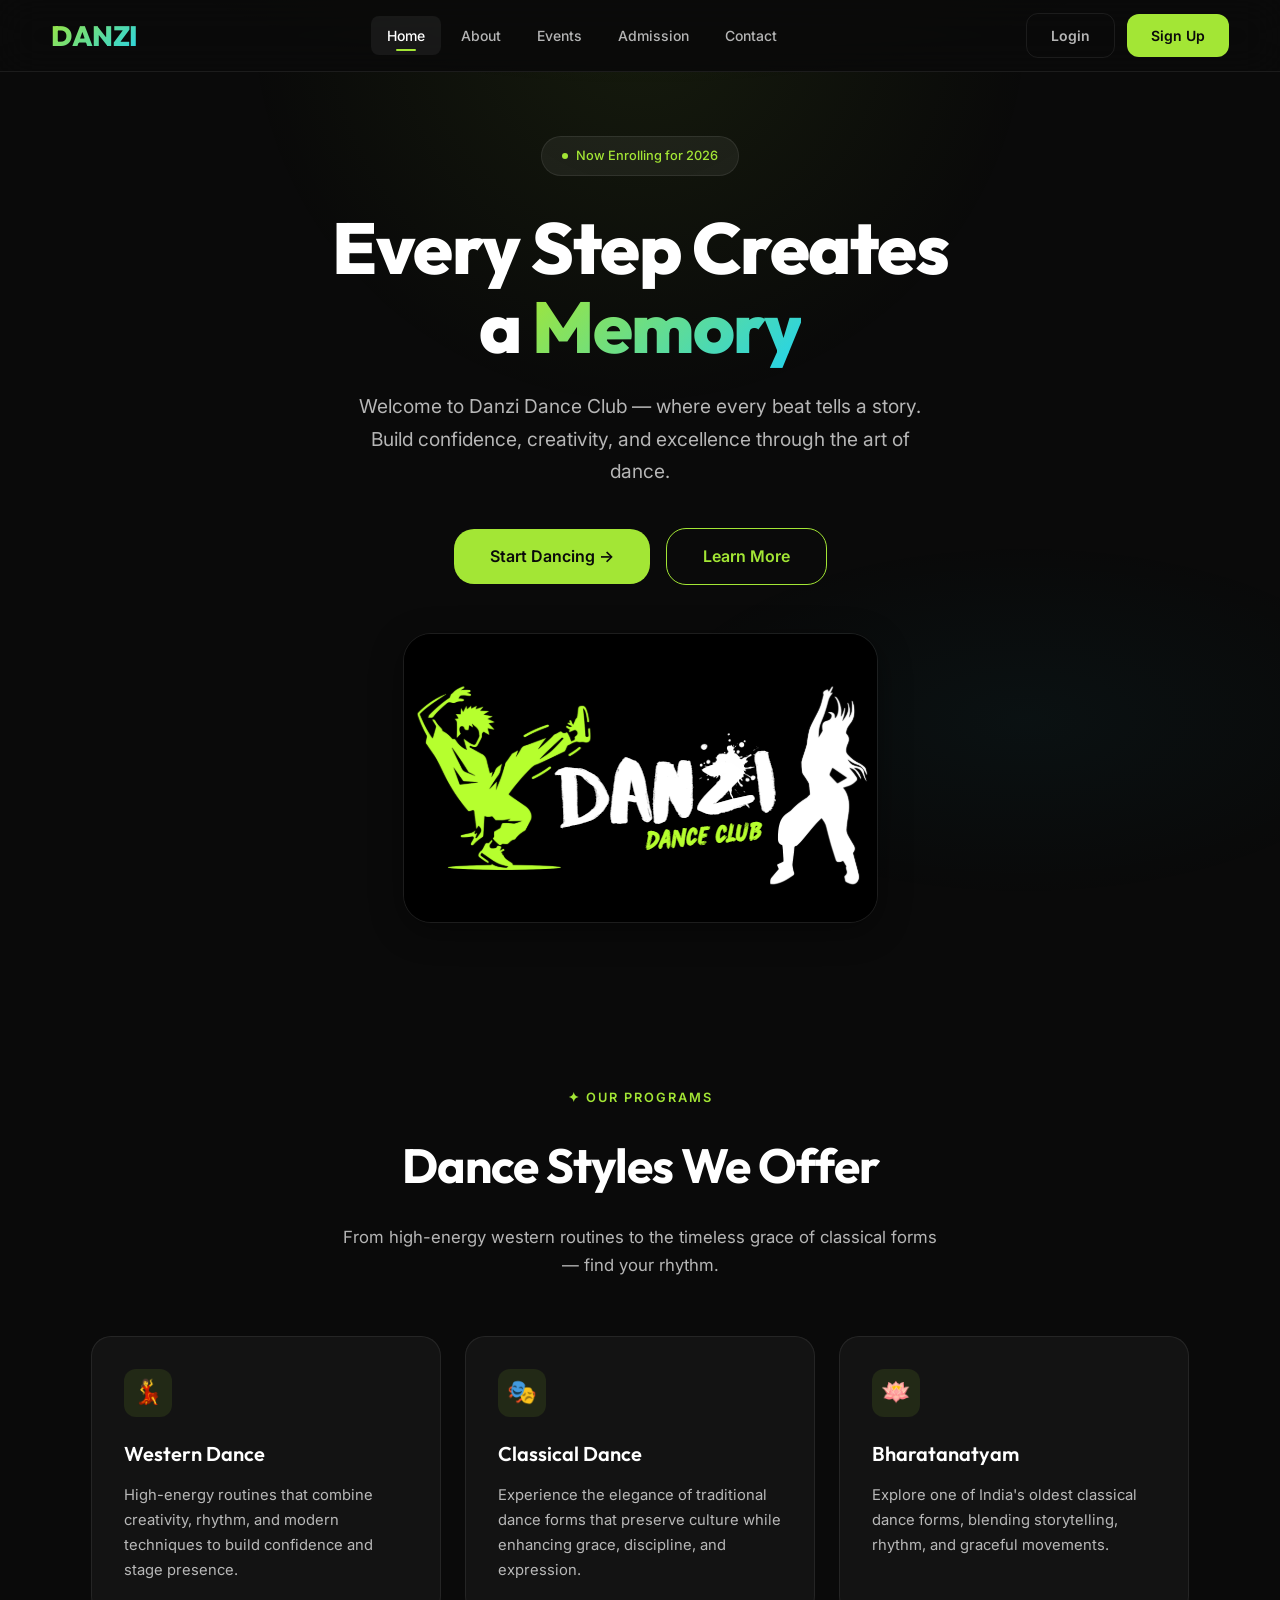
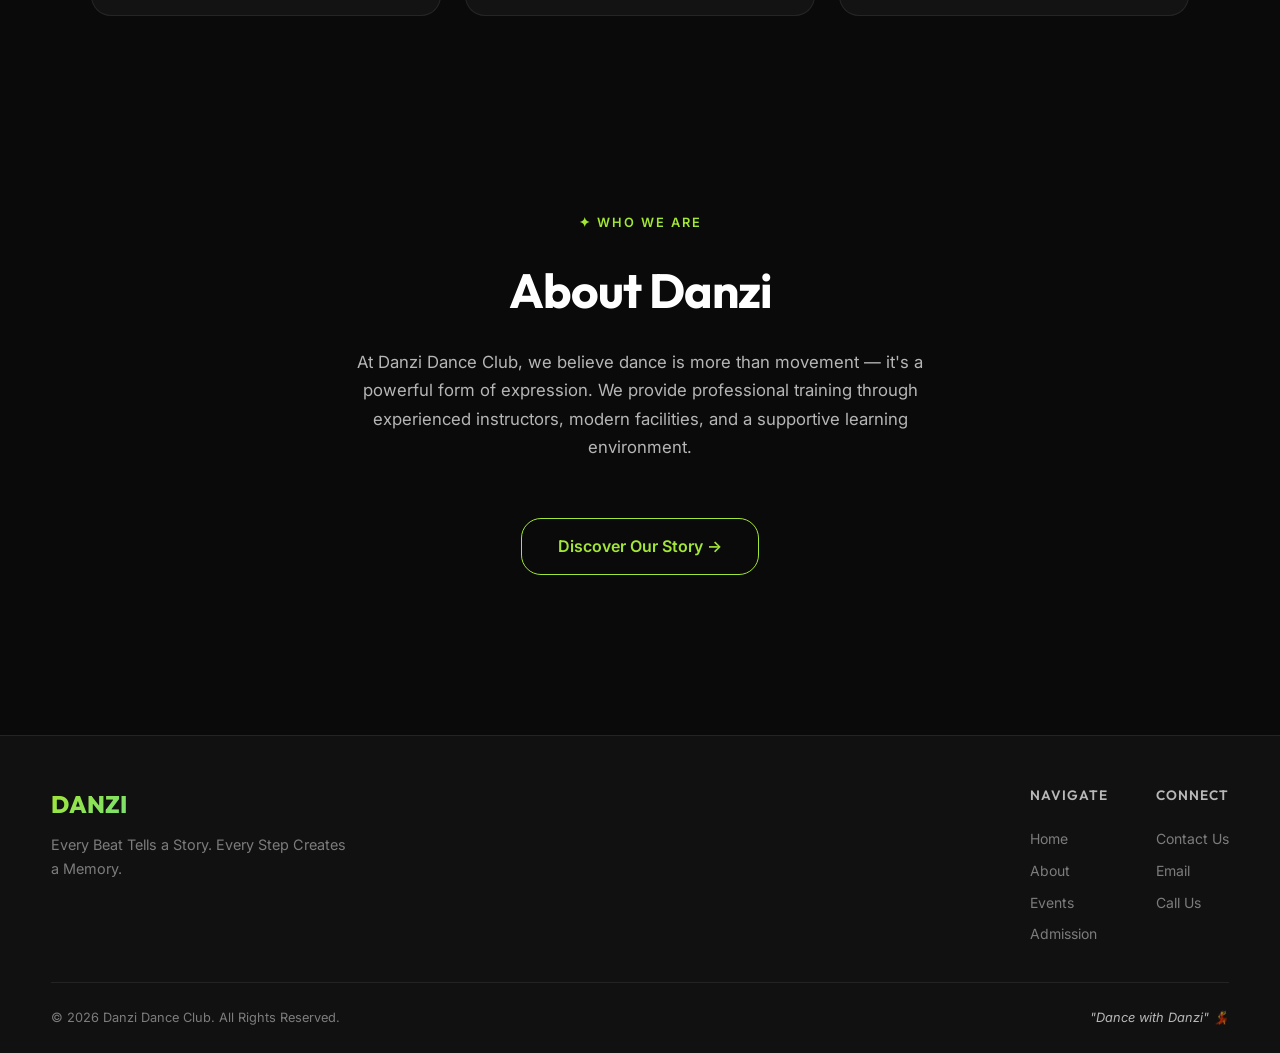
<file: index.html>
<!DOCTYPE html>
<html lang="en">
<head>
    <meta charset="UTF-8">
    <meta name="viewport" content="width=device-width, initial-scale=1.0">
    <meta name="description" content="Danzi Dance Club – Where passion meets performance. Professional training in Western, Classical & Bharatanatyam dance styles.">
    <title>Danzi – Dance Beyond Limits</title>
    <link rel="stylesheet" href="style.css">
</head>
<body>

    <!-- Navigation -->
    <nav class="navbar" id="navbar">
        <a href="index.html" class="nav-brand">DANZI</a>
        <div class="nav-links" id="navLinks">
            <a href="index.html">Home</a>
            <a href="about.html">About</a>
            <a href="events.html">Events</a>
            <a href="admission.html">Admission</a>
            <a href="contact.html">Contact</a>
        </div>
        <div class="nav-cta">
            <a href="login.html" class="btn btn-ghost">Login</a>
            <a href="signup.html" class="btn btn-primary">Sign Up</a>
        </div>
        <div class="nav-toggle" id="navToggle">
            <span></span><span></span><span></span>
        </div>
    </nav>

    <main>
        <!-- Hero Section -->
        <section class="hero" id="hero">
            <div class="hero-content">
                <div class="hero-badge">
                    <span class="dot"></span> Now Enrolling for 2026
                </div>
                <h1>Every Step Creates<br>a <span class="highlight">Memory</span></h1>
                <p class="hero-subtitle">Welcome to Danzi Dance Club — where every beat tells a story. Build confidence, creativity, and excellence through the art of dance.</p>
                <div class="hero-actions">
                    <a href="admission.html" class="btn btn-primary btn-large">Start Dancing →</a>
                    <a href="about.html" class="btn btn-outline btn-large">Learn More</a>
                </div>
                <div class="hero-image">
                    <img src="Screenshot 2026-07-07 142900.png" alt="Danzi Dance Club Logo">
                </div>
            </div>
        </section>

        <!-- Dance Styles Section -->
        <section class="section" id="styles">
            <div class="section-header reveal">
                <span class="section-tag">✦ Our Programs</span>
                <h2 class="section-title">Dance Styles We Offer</h2>
                <p class="section-desc">From high-energy western routines to the timeless grace of classical forms — find your rhythm.</p>
            </div>

            <div class="cards-grid stagger-children">
                <div class="card">
                    <div class="card-icon">💃</div>
                    <h3>Western Dance</h3>
                    <p>High-energy routines that combine creativity, rhythm, and modern techniques to build confidence and stage presence.</p>
                </div>
                <div class="card">
                    <div class="card-icon">🎭</div>
                    <h3>Classical Dance</h3>
                    <p>Experience the elegance of traditional dance forms that preserve culture while enhancing grace, discipline, and expression.</p>
                </div>
                <div class="card">
                    <div class="card-icon">🪷</div>
                    <h3>Bharatanatyam</h3>
                    <p>Explore one of India's oldest classical dance forms, blending storytelling, rhythm, and graceful movements.</p>
                </div>
            </div>
        </section>

        <!-- About Teaser -->
        <section class="section reveal" id="about-teaser">
            <div class="section-header">
                <span class="section-tag">✦ Who We Are</span>
                <h2 class="section-title">About Danzi</h2>
                <p class="section-desc">At Danzi Dance Club, we believe dance is more than movement — it's a powerful form of expression. We provide professional training through experienced instructors, modern facilities, and a supportive learning environment.</p>
            </div>
            <div style="text-align: center;">
                <a href="about.html" class="btn btn-outline btn-large">Discover Our Story →</a>
            </div>
        </section>
    </main>

    <!-- Footer -->
    <footer class="site-footer">
        <div class="footer-content">
            <div>
                <div class="footer-brand">DANZI</div>
                <p class="footer-tagline">Every Beat Tells a Story. Every Step Creates a Memory.</p>
            </div>
            <div class="footer-links">
                <div class="footer-links-col">
                    <h4>Navigate</h4>
                    <a href="index.html">Home</a>
                    <a href="about.html">About</a>
                    <a href="events.html">Events</a>
                    <a href="admission.html">Admission</a>
                </div>
                <div class="footer-links-col">
                    <h4>Connect</h4>
                    <a href="contact.html">Contact Us</a>
                    <a href="mailto:danzistars@gmail.com">Email</a>
                    <a href="tel:+918778131152">Call Us</a>
                </div>
            </div>
        </div>
        <div class="footer-bottom">
            <span>&copy; 2026 Danzi Dance Club. All Rights Reserved.</span>
            <span class="tagline-quote">"Dance with Danzi" 💃</span>
        </div>
    </footer>

    <script src="script.js"></script>
</body>
</html>
</file>
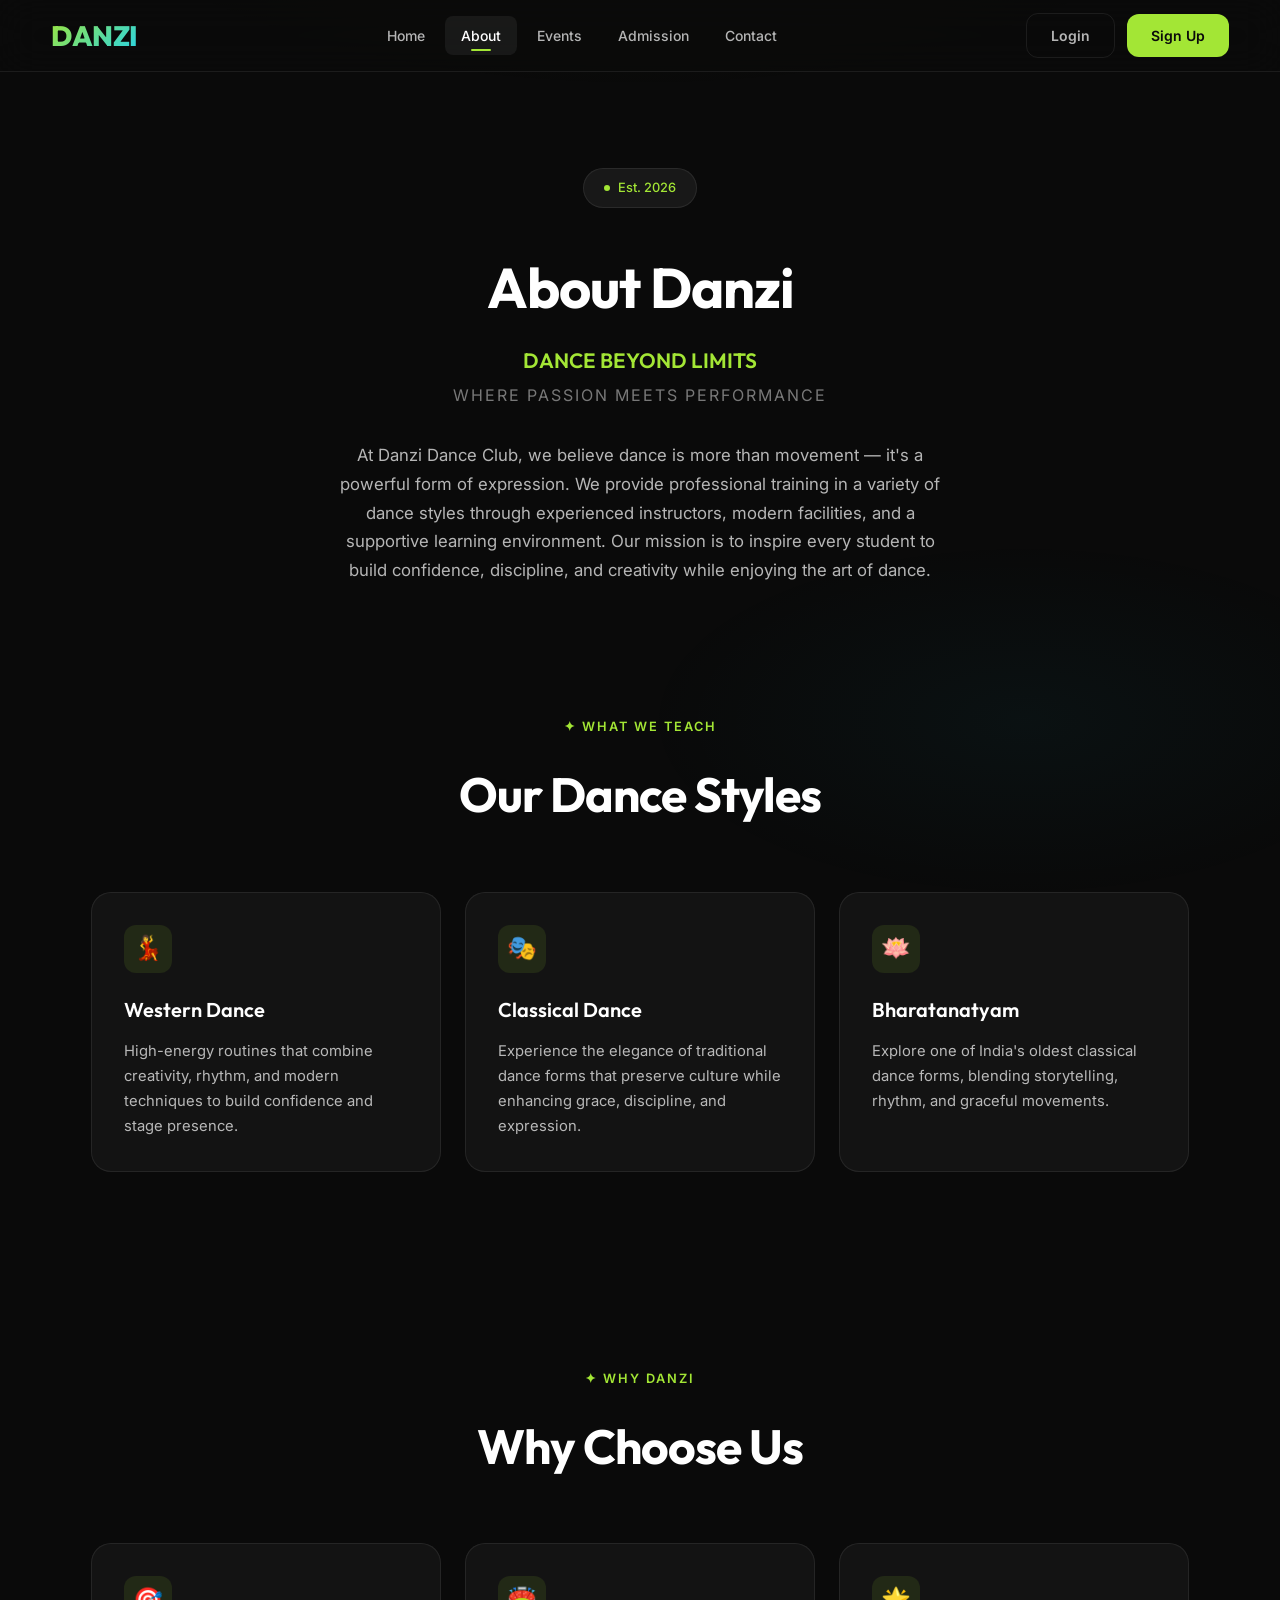
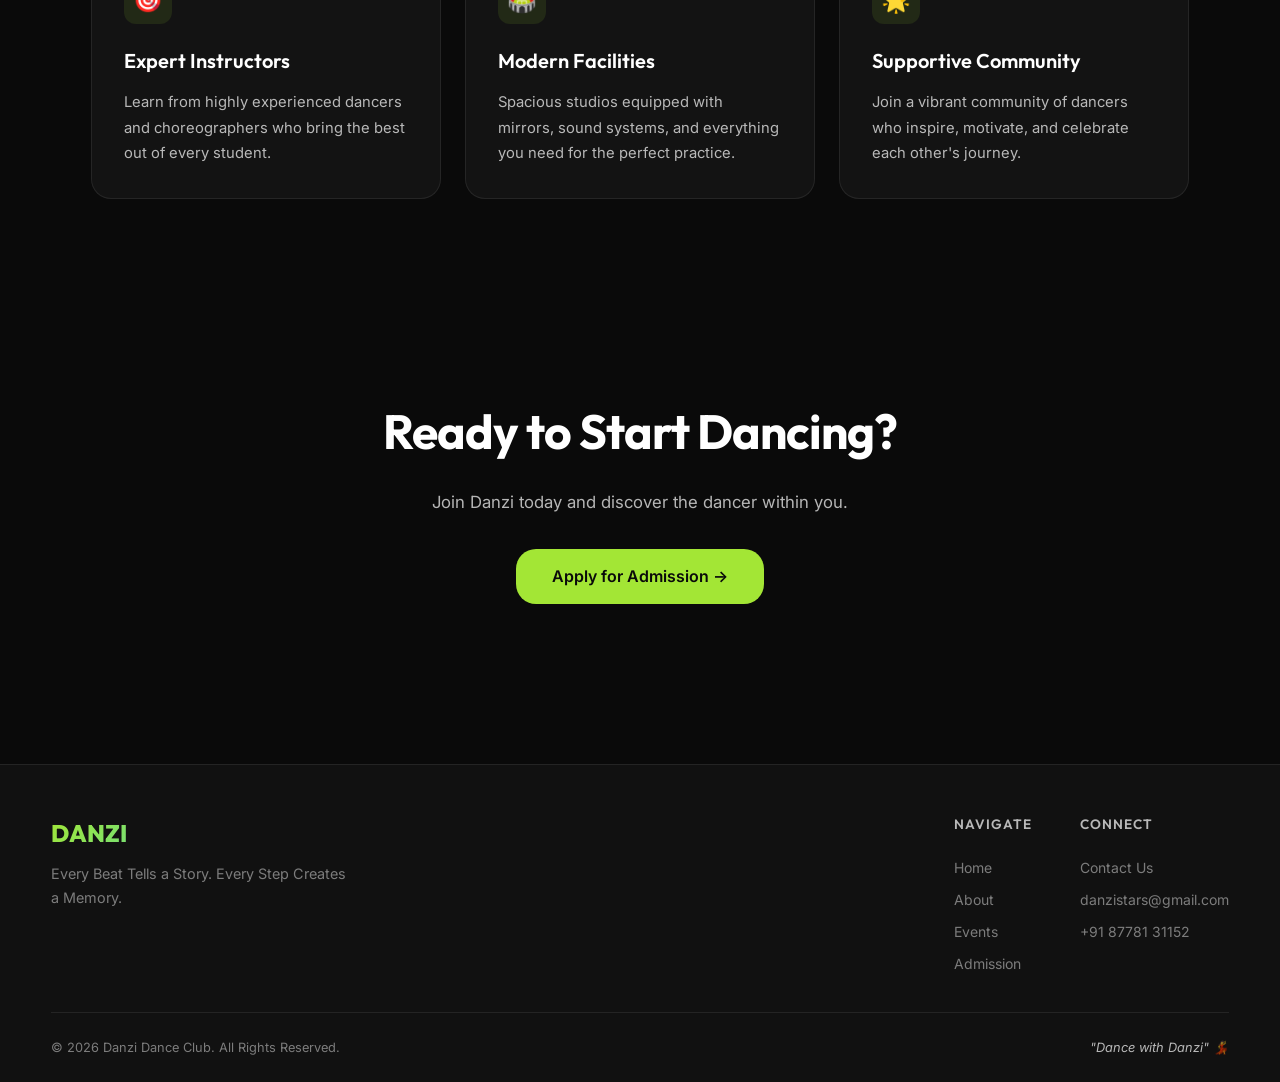
<file: about.html>
<!DOCTYPE html>
<html lang="en">
<head>
    <meta charset="UTF-8">
    <meta name="viewport" content="width=device-width, initial-scale=1.0">
    <meta name="description" content="Learn about Danzi Dance Club — our mission, dance styles, and passionate community of dancers in Thoothukudi.">
    <title>About Us – Danzi Dance Club</title>
    <link rel="stylesheet" href="style.css">
</head>
<body>

    <!-- Navigation -->
    <nav class="navbar" id="navbar">
        <a href="index.html" class="nav-brand">DANZI</a>
        <div class="nav-links" id="navLinks">
            <a href="index.html">Home</a>
            <a href="about.html">About</a>
            <a href="events.html">Events</a>
            <a href="admission.html">Admission</a>
            <a href="contact.html">Contact</a>
        </div>
        <div class="nav-cta">
            <a href="login.html" class="btn btn-ghost">Login</a>
            <a href="signup.html" class="btn btn-primary">Sign Up</a>
        </div>
        <div class="nav-toggle" id="navToggle">
            <span></span><span></span><span></span>
        </div>
    </nav>

    <main>
        <!-- About Hero -->
        <section class="section about-hero">
            <div class="hero-badge">
                <span class="dot"></span> Est. 2026
            </div>
            <h1 class="section-title" style="font-size: clamp(2.5rem, 5vw, 3.5rem); margin-bottom: 0.5rem;">About <span class="highlight">Danzi</span></h1>
            <p class="tagline">DANCE BEYOND LIMITS</p>
            <p class="sub-tagline">Where Passion Meets Performance</p>
            <p class="section-desc" style="margin-bottom: 0;">At Danzi Dance Club, we believe dance is more than movement — it's a powerful form of expression. We provide professional training in a variety of dance styles through experienced instructors, modern facilities, and a supportive learning environment. Our mission is to inspire every student to build confidence, discipline, and creativity while enjoying the art of dance.</p>
        </section>

        <!-- Dance Styles -->
        <section class="section" id="styles">
            <div class="section-header reveal">
                <span class="section-tag">✦ What We Teach</span>
                <h2 class="section-title">Our Dance Styles</h2>
            </div>

            <div class="cards-grid stagger-children">
                <div class="card">
                    <div class="card-icon">💃</div>
                    <h3>Western Dance</h3>
                    <p>High-energy routines that combine creativity, rhythm, and modern techniques to build confidence and stage presence.</p>
                </div>
                <div class="card">
                    <div class="card-icon">🎭</div>
                    <h3>Classical Dance</h3>
                    <p>Experience the elegance of traditional dance forms that preserve culture while enhancing grace, discipline, and expression.</p>
                </div>
                <div class="card">
                    <div class="card-icon">🪷</div>
                    <h3>Bharatanatyam</h3>
                    <p>Explore one of India's oldest classical dance forms, blending storytelling, rhythm, and graceful movements.</p>
                </div>
            </div>
        </section>

        <!-- Why Choose Us -->
        <section class="section reveal">
            <div class="section-header">
                <span class="section-tag">✦ Why Danzi</span>
                <h2 class="section-title">Why Choose Us</h2>
            </div>
            <div class="cards-grid stagger-children">
                <div class="card">
                    <div class="card-icon">🎯</div>
                    <h3>Expert Instructors</h3>
                    <p>Learn from highly experienced dancers and choreographers who bring the best out of every student.</p>
                </div>
                <div class="card">
                    <div class="card-icon">🏟️</div>
                    <h3>Modern Facilities</h3>
                    <p>Spacious studios equipped with mirrors, sound systems, and everything you need for the perfect practice.</p>
                </div>
                <div class="card">
                    <div class="card-icon">🌟</div>
                    <h3>Supportive Community</h3>
                    <p>Join a vibrant community of dancers who inspire, motivate, and celebrate each other's journey.</p>
                </div>
            </div>
        </section>

        <!-- CTA -->
        <section class="section reveal" style="text-align: center;">
            <h2 class="section-title">Ready to Start Dancing?</h2>
            <p class="section-desc" style="margin-bottom: 2rem;">Join Danzi today and discover the dancer within you.</p>
            <a href="admission.html" class="btn btn-primary btn-large">Apply for Admission →</a>
        </section>
    </main>

    <!-- Footer -->
    <footer class="site-footer">
        <div class="footer-content">
            <div>
                <div class="footer-brand">DANZI</div>
                <p class="footer-tagline">Every Beat Tells a Story. Every Step Creates a Memory.</p>
            </div>
            <div class="footer-links">
                <div class="footer-links-col">
                    <h4>Navigate</h4>
                    <a href="index.html">Home</a>
                    <a href="about.html">About</a>
                    <a href="events.html">Events</a>
                    <a href="admission.html">Admission</a>
                </div>
                <div class="footer-links-col">
                    <h4>Connect</h4>
                    <a href="contact.html">Contact Us</a>
                    <a href="mailto:danzistars@gmail.com">danzistars@gmail.com</a>
                    <a href="tel:+918778131152">+91 87781 31152</a>
                </div>
            </div>
        </div>
        <div class="footer-bottom">
            <span>&copy; 2026 Danzi Dance Club. All Rights Reserved.</span>
            <span class="tagline-quote">"Dance with Danzi" 💃</span>
        </div>
    </footer>

    <script src="script.js"></script>
</body>
</html>
</file>
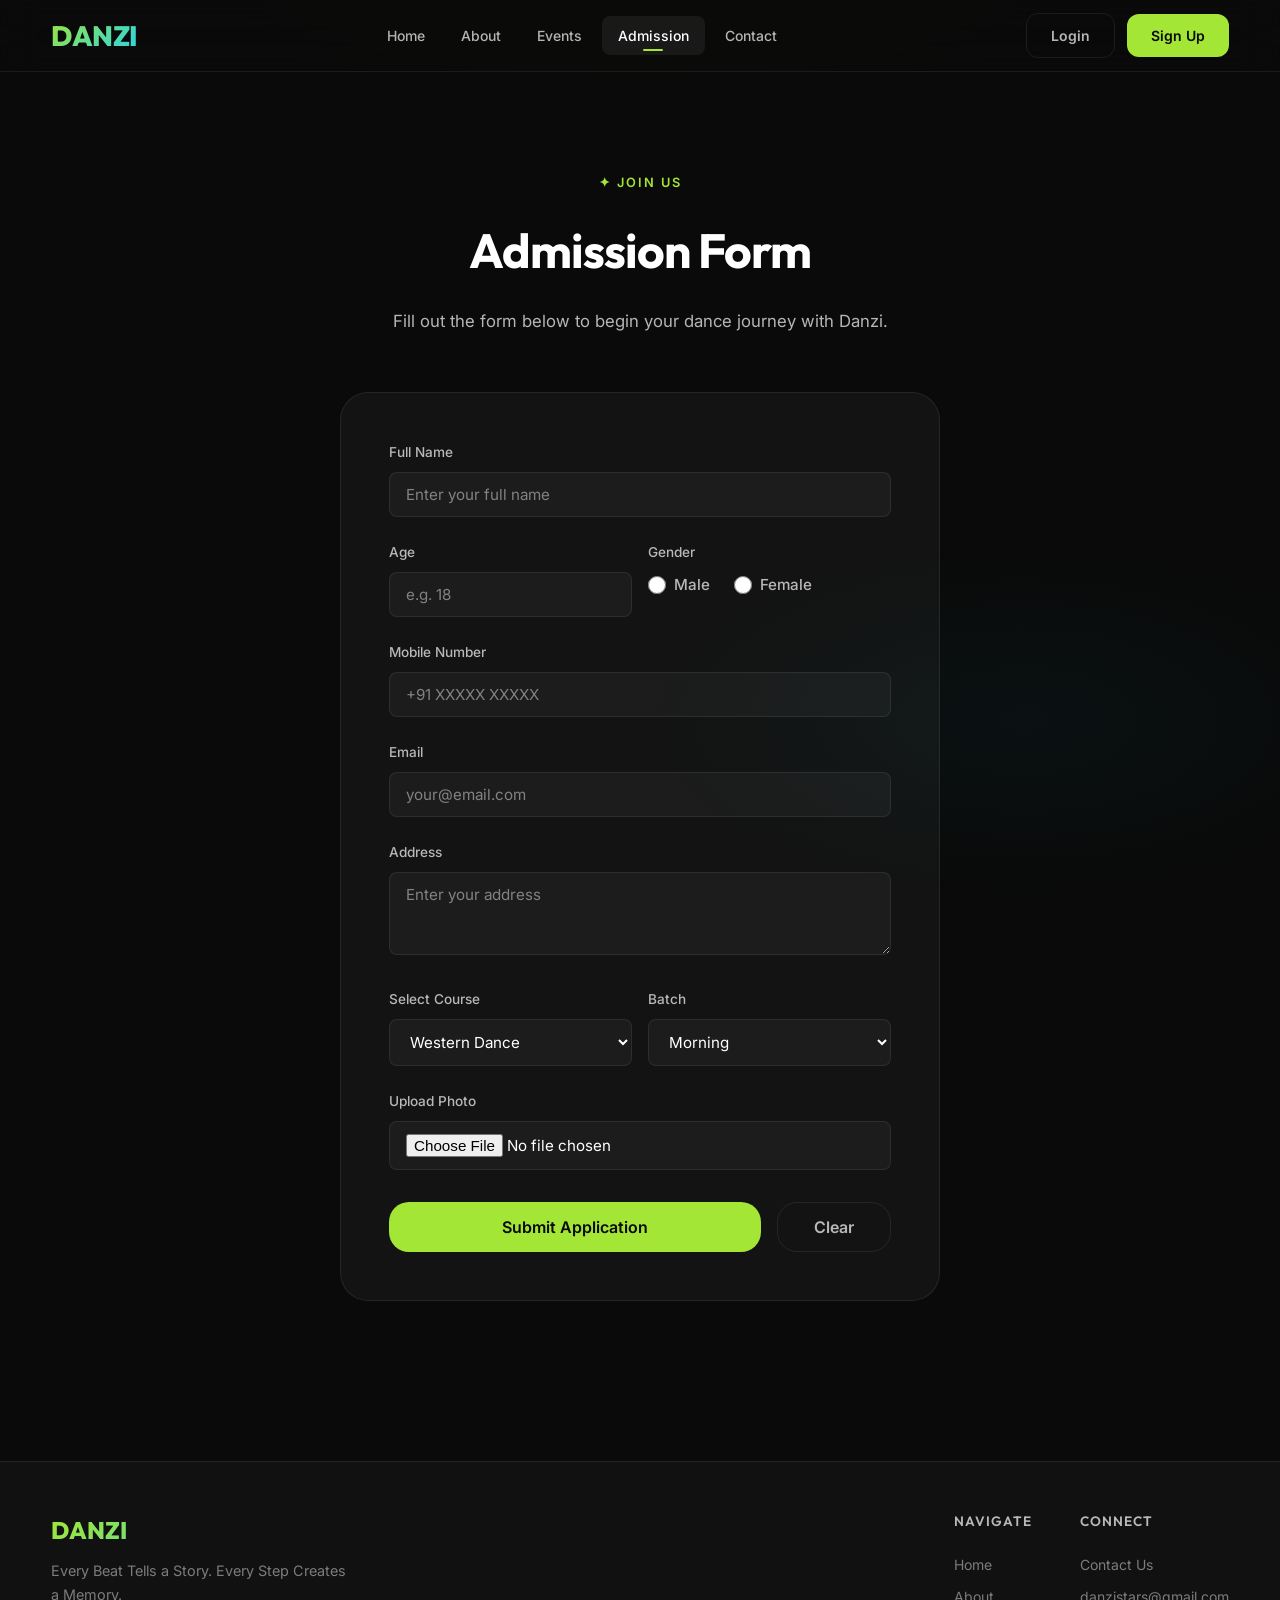
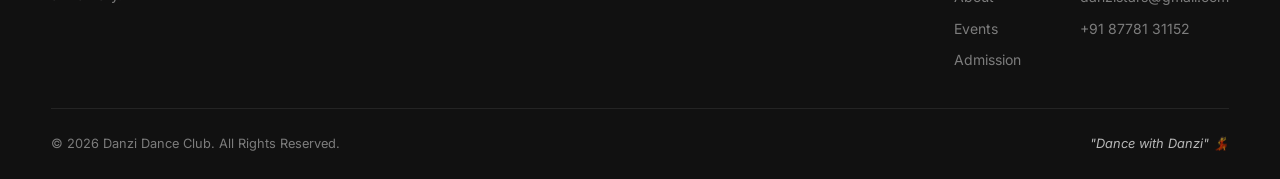
<file: admission.html>
<!DOCTYPE html>
<html lang="en">
<head>
    <meta charset="UTF-8">
    <meta name="viewport" content="width=device-width, initial-scale=1.0">
    <meta name="description" content="Apply for admission to Danzi Dance Club. Choose your dance course, batch, and start your journey today.">
    <title>Admission – Danzi Dance Club</title>
    <link rel="stylesheet" href="style.css">
</head>
<body>

    <!-- Navigation -->
    <nav class="navbar" id="navbar">
        <a href="index.html" class="nav-brand">DANZI</a>
        <div class="nav-links" id="navLinks">
            <a href="index.html">Home</a>
            <a href="about.html">About</a>
            <a href="events.html">Events</a>
            <a href="admission.html">Admission</a>
            <a href="contact.html">Contact</a>
        </div>
        <div class="nav-cta">
            <a href="login.html" class="btn btn-ghost">Login</a>
            <a href="signup.html" class="btn btn-primary">Sign Up</a>
        </div>
        <div class="nav-toggle" id="navToggle">
            <span></span><span></span><span></span>
        </div>
    </nav>

    <main>
        <section class="section">
            <div class="section-header reveal">
                <span class="section-tag">✦ Join Us</span>
                <h1 class="section-title">Admission <span class="highlight">Form</span></h1>
                <p class="section-desc">Fill out the form below to begin your dance journey with Danzi.</p>
            </div>

            <div class="form-container reveal">
                <div class="form-card">
                    <form action="#" method="post" id="admissionForm">

                        <div class="form-group">
                            <label for="fullName">Full Name</label>
                            <input type="text" id="fullName" name="name" placeholder="Enter your full name" required>
                        </div>

                        <div class="form-row">
                            <div class="form-group">
                                <label for="age">Age</label>
                                <input type="number" id="age" name="age" placeholder="e.g. 18" required>
                            </div>
                            <div class="form-group">
                                <label>Gender</label>
                                <div class="radio-group">
                                    <label><input type="radio" name="gender" value="male"> Male</label>
                                    <label><input type="radio" name="gender" value="female"> Female</label>
                                </div>
                            </div>
                        </div>

                        <div class="form-group">
                            <label for="mobile">Mobile Number</label>
                            <input type="tel" id="mobile" name="mobile" placeholder="+91 XXXXX XXXXX" required>
                        </div>

                        <div class="form-group">
                            <label for="email">Email</label>
                            <input type="email" id="email" name="email" placeholder="your@email.com">
                        </div>

                        <div class="form-group">
                            <label for="address">Address</label>
                            <textarea id="address" name="address" rows="3" placeholder="Enter your address"></textarea>
                        </div>

                        <div class="form-row">
                            <div class="form-group">
                                <label for="course">Select Course</label>
                                <select id="course" name="course">
                                    <option value="western">Western Dance</option>
                                    <option value="classical">Classical Dance</option>
                                    <option value="bharatanatyam">Bharatanatyam</option>
                                    <option value="hiphop">Hip Hop</option>
                                </select>
                            </div>
                            <div class="form-group">
                                <label for="batch">Batch</label>
                                <select id="batch" name="batch">
                                    <option value="morning">Morning</option>
                                    <option value="evening">Evening</option>
                                    <option value="weekend">Weekend</option>
                                </select>
                            </div>
                        </div>

                        <div class="form-group">
                            <label for="photo">Upload Photo</label>
                            <input type="file" id="photo" name="photo" accept="image/*">
                        </div>

                        <div class="form-actions">
                            <button type="submit" class="btn btn-primary btn-large" style="flex: 1;">Submit Application</button>
                            <button type="reset" class="btn btn-ghost btn-large">Clear</button>
                        </div>

                    </form>
                </div>
            </div>
        </section>
    </main>

    <!-- Footer -->
    <footer class="site-footer">
        <div class="footer-content">
            <div>
                <div class="footer-brand">DANZI</div>
                <p class="footer-tagline">Every Beat Tells a Story. Every Step Creates a Memory.</p>
            </div>
            <div class="footer-links">
                <div class="footer-links-col">
                    <h4>Navigate</h4>
                    <a href="index.html">Home</a>
                    <a href="about.html">About</a>
                    <a href="events.html">Events</a>
                    <a href="admission.html">Admission</a>
                </div>
                <div class="footer-links-col">
                    <h4>Connect</h4>
                    <a href="contact.html">Contact Us</a>
                    <a href="mailto:danzistars@gmail.com">danzistars@gmail.com</a>
                    <a href="tel:+918778131152">+91 87781 31152</a>
                </div>
            </div>
        </div>
        <div class="footer-bottom">
            <span>&copy; 2026 Danzi Dance Club. All Rights Reserved.</span>
            <span class="tagline-quote">"Dance with Danzi" 💃</span>
        </div>
    </footer>

    <script src="script.js"></script>
</body>
</html>
</file>
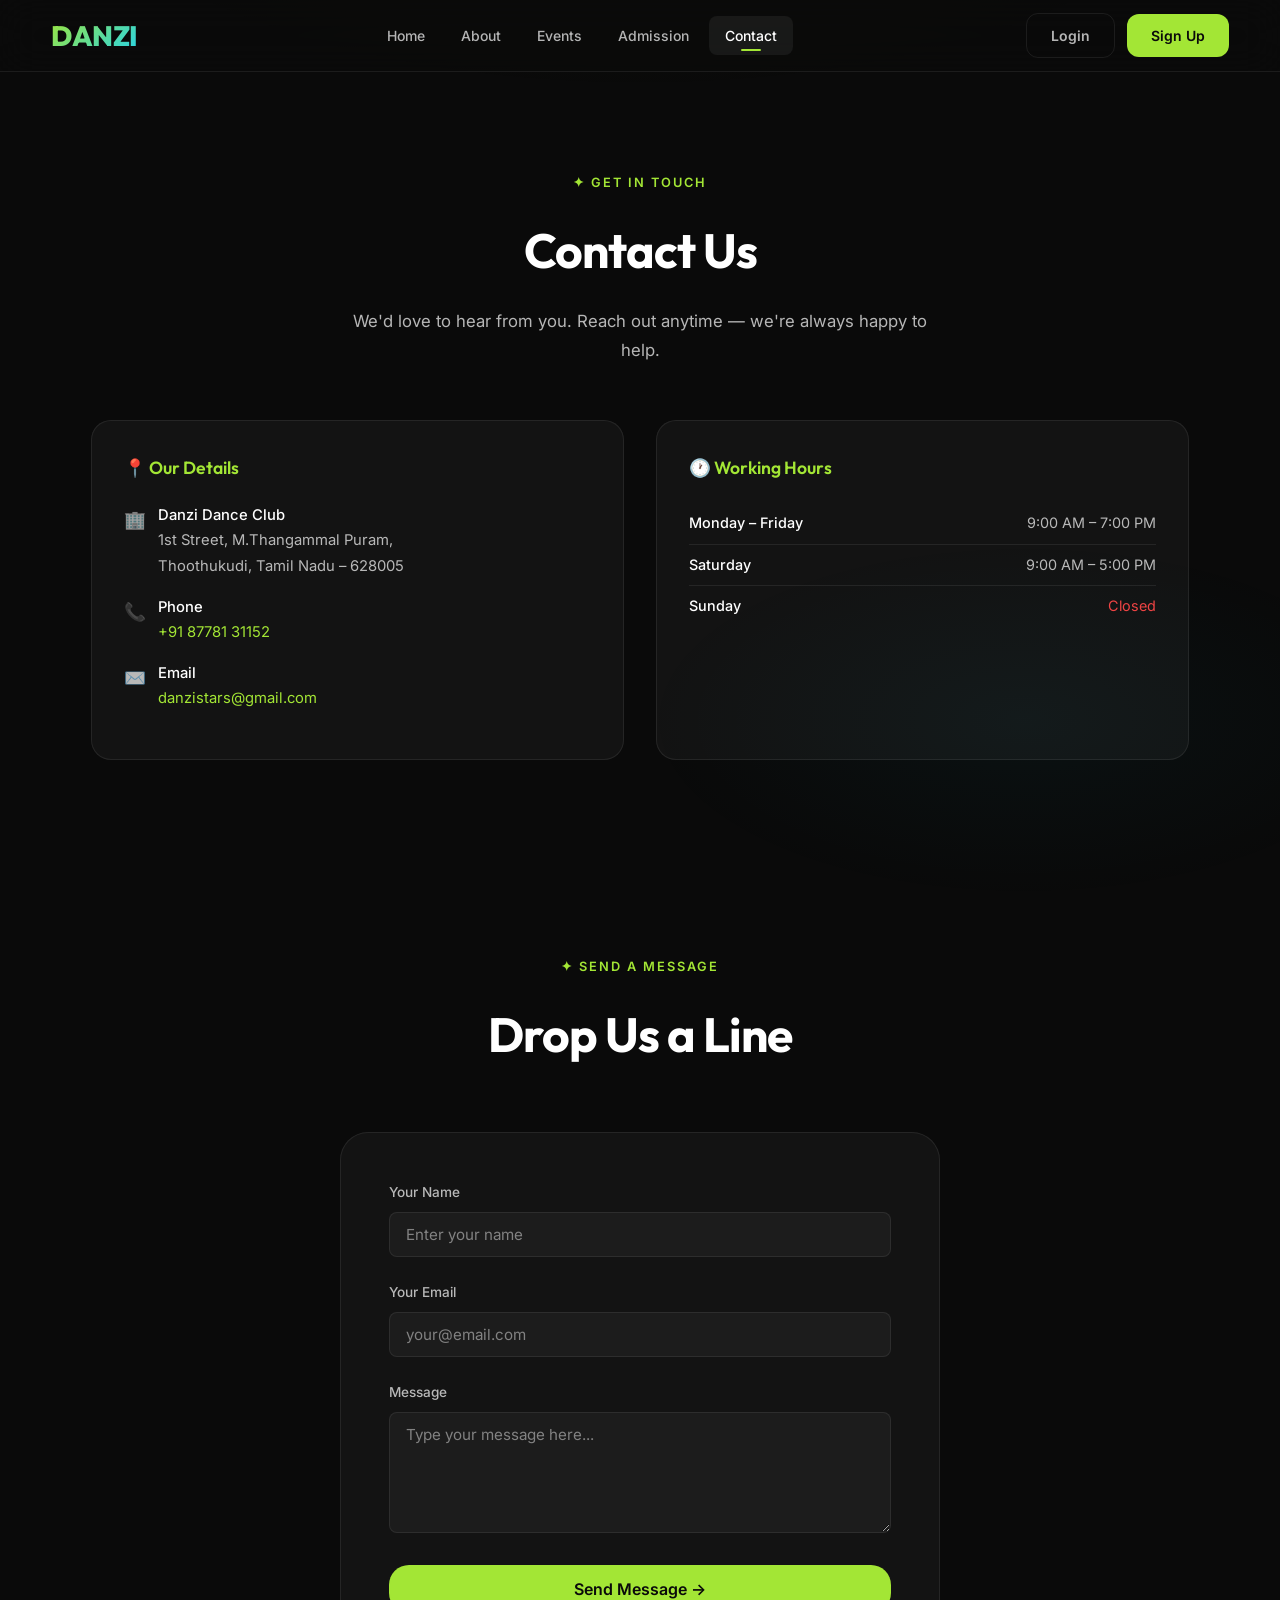
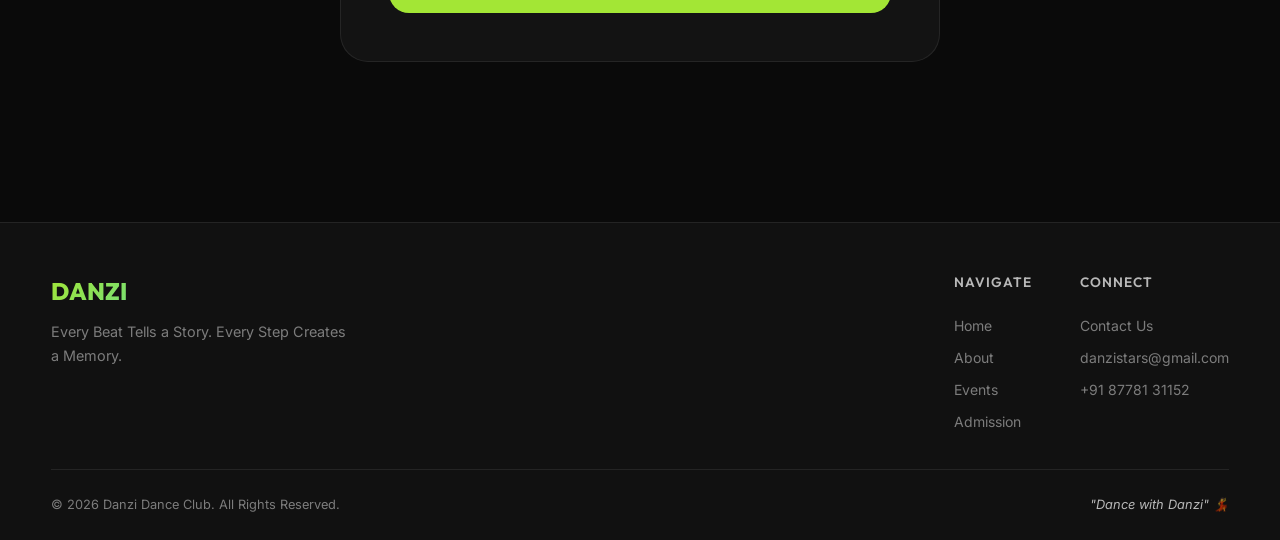
<file: contact.html>
<!DOCTYPE html>
<html lang="en">
<head>
    <meta charset="UTF-8">
    <meta name="viewport" content="width=device-width, initial-scale=1.0">
    <meta name="description" content="Contact Danzi Dance Club – visit us in Thoothukudi, call, email, or send us a message.">
    <title>Contact Us – Danzi Dance Club</title>
    <link rel="stylesheet" href="style.css">
</head>
<body>

    <!-- Navigation -->
    <nav class="navbar" id="navbar">
        <a href="index.html" class="nav-brand">DANZI</a>
        <div class="nav-links" id="navLinks">
            <a href="index.html">Home</a>
            <a href="about.html">About</a>
            <a href="events.html">Events</a>
            <a href="admission.html">Admission</a>
            <a href="contact.html">Contact</a>
        </div>
        <div class="nav-cta">
            <a href="login.html" class="btn btn-ghost">Login</a>
            <a href="signup.html" class="btn btn-primary">Sign Up</a>
        </div>
        <div class="nav-toggle" id="navToggle">
            <span></span><span></span><span></span>
        </div>
    </nav>

    <main>
        <section class="section">
            <div class="section-header reveal">
                <span class="section-tag">✦ Get In Touch</span>
                <h1 class="section-title">Contact <span class="highlight">Us</span></h1>
                <p class="section-desc">We'd love to hear from you. Reach out anytime — we're always happy to help.</p>
            </div>

            <div class="contact-grid reveal">
                <!-- Contact Details -->
                <div class="contact-info-card">
                    <h3>📍 Our Details</h3>
                    <div class="contact-item">
                        <span class="icon">🏢</span>
                        <div><strong>Danzi Dance Club</strong><br>1st Street, M.Thangammal Puram,<br>Thoothukudi, Tamil Nadu – 628005</div>
                    </div>
                    <div class="contact-item">
                        <span class="icon">📞</span>
                        <div><strong>Phone</strong><br><a href="tel:+918778131152" style="color: var(--accent);">+91 87781 31152</a></div>
                    </div>
                    <div class="contact-item">
                        <span class="icon">✉️</span>
                        <div><strong>Email</strong><br><a href="mailto:danzistars@gmail.com" style="color: var(--accent);">danzistars@gmail.com</a></div>
                    </div>
                </div>

                <!-- Working Hours -->
                <div class="contact-info-card">
                    <h3>🕐 Working Hours</h3>
                    <ul class="hours-list">
                        <li><span class="day-name">Monday – Friday</span><span>9:00 AM – 7:00 PM</span></li>
                        <li><span class="day-name">Saturday</span><span>9:00 AM – 5:00 PM</span></li>
                        <li><span class="day-name">Sunday</span><span class="closed">Closed</span></li>
                    </ul>
                </div>
            </div>
        </section>

        <!-- Contact Form -->
        <section class="section reveal">
            <div class="section-header">
                <span class="section-tag">✦ Send a Message</span>
                <h2 class="section-title">Drop Us a Line</h2>
            </div>

            <div class="form-container">
                <div class="form-card">
                    <form id="contactForm">
                        <div class="form-group">
                            <label for="contactName">Your Name</label>
                            <input type="text" id="contactName" name="name" placeholder="Enter your name" required>
                        </div>

                        <div class="form-group">
                            <label for="contactEmail">Your Email</label>
                            <input type="email" id="contactEmail" name="email" placeholder="your@email.com" required>
                        </div>

                        <div class="form-group">
                            <label for="contactMessage">Message</label>
                            <textarea id="contactMessage" name="message" rows="5" placeholder="Type your message here..." required></textarea>
                        </div>

                        <button type="submit" class="btn btn-primary btn-large" style="width: 100%;">Send Message →</button>
                    </form>
                </div>
            </div>
        </section>
    </main>

    <!-- Footer -->
    <footer class="site-footer">
        <div class="footer-content">
            <div>
                <div class="footer-brand">DANZI</div>
                <p class="footer-tagline">Every Beat Tells a Story. Every Step Creates a Memory.</p>
            </div>
            <div class="footer-links">
                <div class="footer-links-col">
                    <h4>Navigate</h4>
                    <a href="index.html">Home</a>
                    <a href="about.html">About</a>
                    <a href="events.html">Events</a>
                    <a href="admission.html">Admission</a>
                </div>
                <div class="footer-links-col">
                    <h4>Connect</h4>
                    <a href="contact.html">Contact Us</a>
                    <a href="mailto:danzistars@gmail.com">danzistars@gmail.com</a>
                    <a href="tel:+918778131152">+91 87781 31152</a>
                </div>
            </div>
        </div>
        <div class="footer-bottom">
            <span>&copy; 2026 Danzi Dance Club. All Rights Reserved.</span>
            <span class="tagline-quote">"Dance with Danzi" 💃</span>
        </div>
    </footer>

    <script src="script.js"></script>
</body>
</html>
</file>
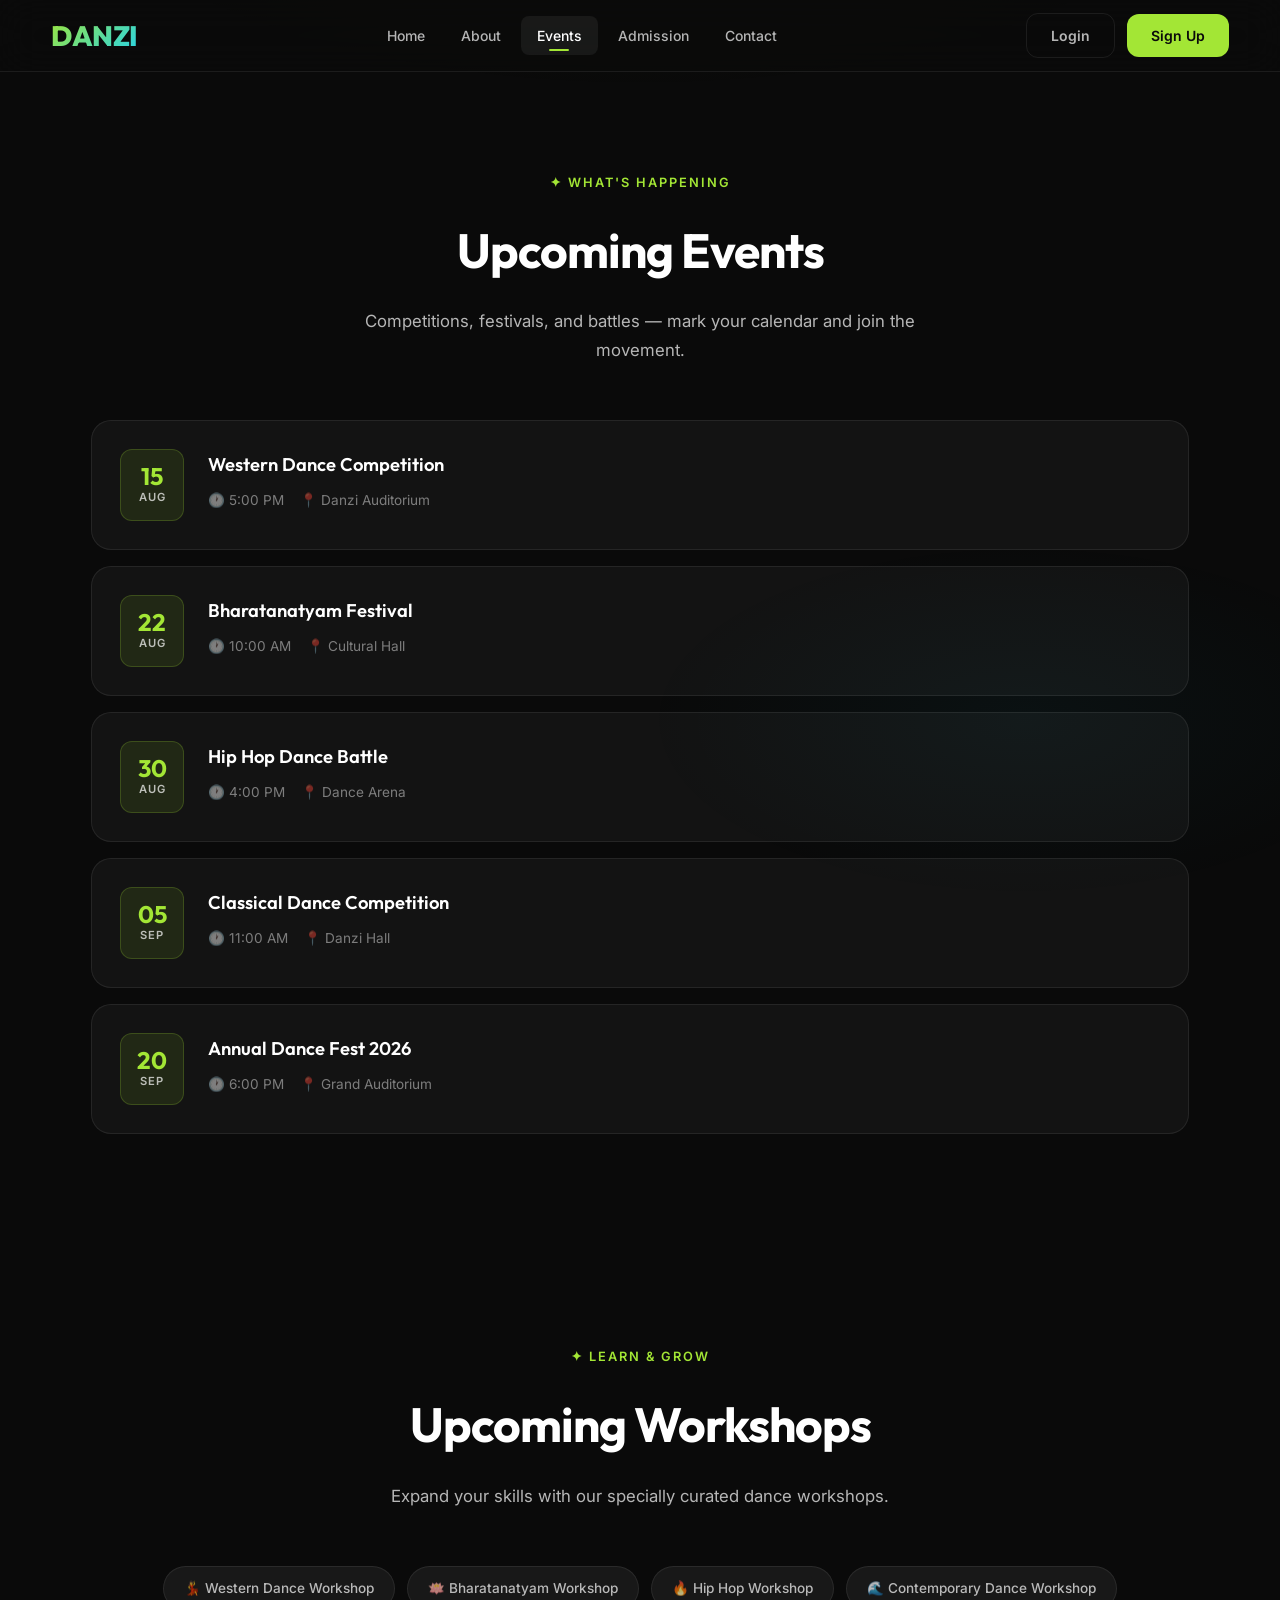
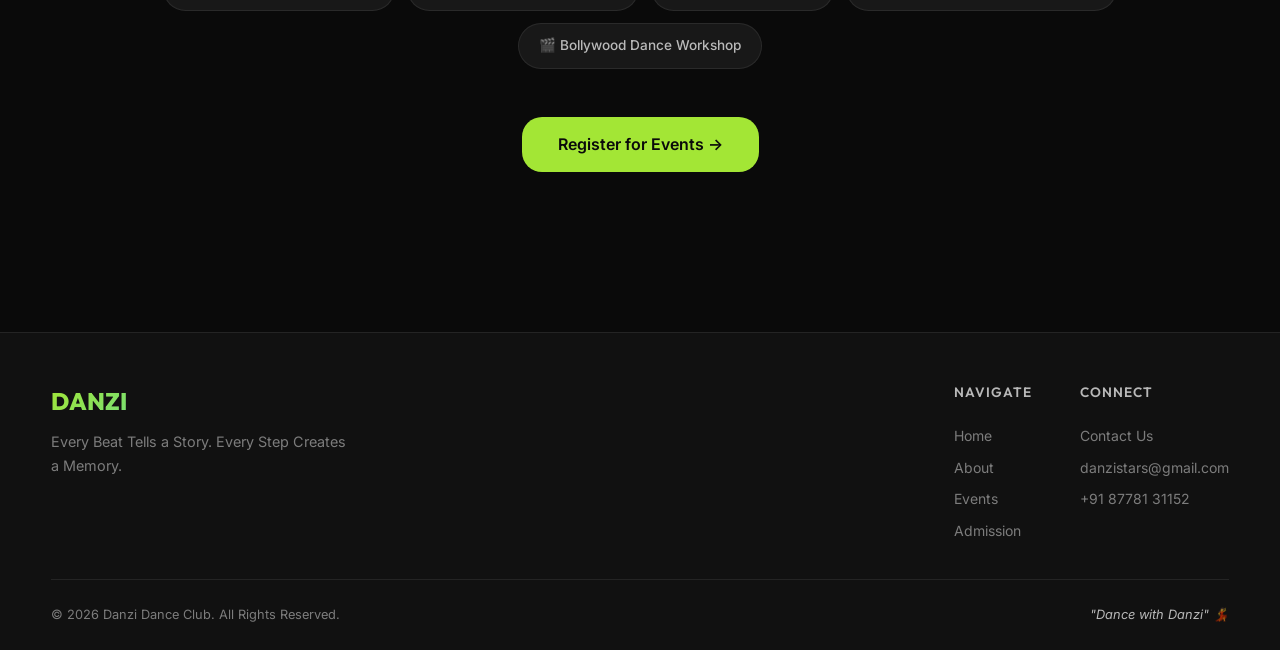
<file: events.html>
<!DOCTYPE html>
<html lang="en">
<head>
    <meta charset="UTF-8">
    <meta name="viewport" content="width=device-width, initial-scale=1.0">
    <meta name="description" content="Upcoming dance events, competitions, and workshops at Danzi Dance Club — Western, Bharatanatyam, Hip Hop, and more.">
    <title>Events – Danzi Dance Club</title>
    <link rel="stylesheet" href="style.css">
</head>
<body>

    <!-- Navigation -->
    <nav class="navbar" id="navbar">
        <a href="index.html" class="nav-brand">DANZI</a>
        <div class="nav-links" id="navLinks">
            <a href="index.html">Home</a>
            <a href="about.html">About</a>
            <a href="events.html">Events</a>
            <a href="admission.html">Admission</a>
            <a href="contact.html">Contact</a>
        </div>
        <div class="nav-cta">
            <a href="login.html" class="btn btn-ghost">Login</a>
            <a href="signup.html" class="btn btn-primary">Sign Up</a>
        </div>
        <div class="nav-toggle" id="navToggle">
            <span></span><span></span><span></span>
        </div>
    </nav>

    <main>
        <!-- Events Header -->
        <section class="section">
            <div class="section-header reveal">
                <span class="section-tag">✦ What's Happening</span>
                <h1 class="section-title">Upcoming <span class="highlight">Events</span></h1>
                <p class="section-desc">Competitions, festivals, and battles — mark your calendar and join the movement.</p>
            </div>

            <!-- Event Cards -->
            <div class="stagger-children">
                <div class="event-card">
                    <div class="event-date">
                        <span class="day">15</span>
                        <span class="month">AUG</span>
                    </div>
                    <div class="event-info">
                        <h3>Western Dance Competition</h3>
                        <div class="event-meta">
                            <span>🕐 5:00 PM</span>
                            <span>📍 Danzi Auditorium</span>
                        </div>
                    </div>
                </div>

                <div class="event-card">
                    <div class="event-date">
                        <span class="day">22</span>
                        <span class="month">AUG</span>
                    </div>
                    <div class="event-info">
                        <h3>Bharatanatyam Festival</h3>
                        <div class="event-meta">
                            <span>🕐 10:00 AM</span>
                            <span>📍 Cultural Hall</span>
                        </div>
                    </div>
                </div>

                <div class="event-card">
                    <div class="event-date">
                        <span class="day">30</span>
                        <span class="month">AUG</span>
                    </div>
                    <div class="event-info">
                        <h3>Hip Hop Dance Battle</h3>
                        <div class="event-meta">
                            <span>🕐 4:00 PM</span>
                            <span>📍 Dance Arena</span>
                        </div>
                    </div>
                </div>

                <div class="event-card">
                    <div class="event-date">
                        <span class="day">05</span>
                        <span class="month">SEP</span>
                    </div>
                    <div class="event-info">
                        <h3>Classical Dance Competition</h3>
                        <div class="event-meta">
                            <span>🕐 11:00 AM</span>
                            <span>📍 Danzi Hall</span>
                        </div>
                    </div>
                </div>

                <div class="event-card">
                    <div class="event-date">
                        <span class="day">20</span>
                        <span class="month">SEP</span>
                    </div>
                    <div class="event-info">
                        <h3>Annual Dance Fest 2026</h3>
                        <div class="event-meta">
                            <span>🕐 6:00 PM</span>
                            <span>📍 Grand Auditorium</span>
                        </div>
                    </div>
                </div>
            </div>
        </section>

        <!-- Workshops -->
        <section class="section reveal">
            <div class="section-header">
                <span class="section-tag">✦ Learn & Grow</span>
                <h2 class="section-title">Upcoming Workshops</h2>
                <p class="section-desc">Expand your skills with our specially curated dance workshops.</p>
            </div>

            <div class="workshop-tags" style="justify-content: center;">
                <span class="workshop-tag">💃 Western Dance Workshop</span>
                <span class="workshop-tag">🪷 Bharatanatyam Workshop</span>
                <span class="workshop-tag">🔥 Hip Hop Workshop</span>
                <span class="workshop-tag">🌊 Contemporary Dance Workshop</span>
                <span class="workshop-tag">🎬 Bollywood Dance Workshop</span>
            </div>

            <div style="text-align: center; margin-top: 3rem;">
                <a href="admission.html" class="btn btn-primary btn-large">Register for Events →</a>
            </div>
        </section>
    </main>

    <!-- Footer -->
    <footer class="site-footer">
        <div class="footer-content">
            <div>
                <div class="footer-brand">DANZI</div>
                <p class="footer-tagline">Every Beat Tells a Story. Every Step Creates a Memory.</p>
            </div>
            <div class="footer-links">
                <div class="footer-links-col">
                    <h4>Navigate</h4>
                    <a href="index.html">Home</a>
                    <a href="about.html">About</a>
                    <a href="events.html">Events</a>
                    <a href="admission.html">Admission</a>
                </div>
                <div class="footer-links-col">
                    <h4>Connect</h4>
                    <a href="contact.html">Contact Us</a>
                    <a href="mailto:danzistars@gmail.com">danzistars@gmail.com</a>
                    <a href="tel:+918778131152">+91 87781 31152</a>
                </div>
            </div>
        </div>
        <div class="footer-bottom">
            <span>&copy; 2026 Danzi Dance Club. All Rights Reserved.</span>
            <span class="tagline-quote">"Dance with Danzi" 💃</span>
        </div>
    </footer>

    <script src="script.js"></script>
</body>
</html>
</file>
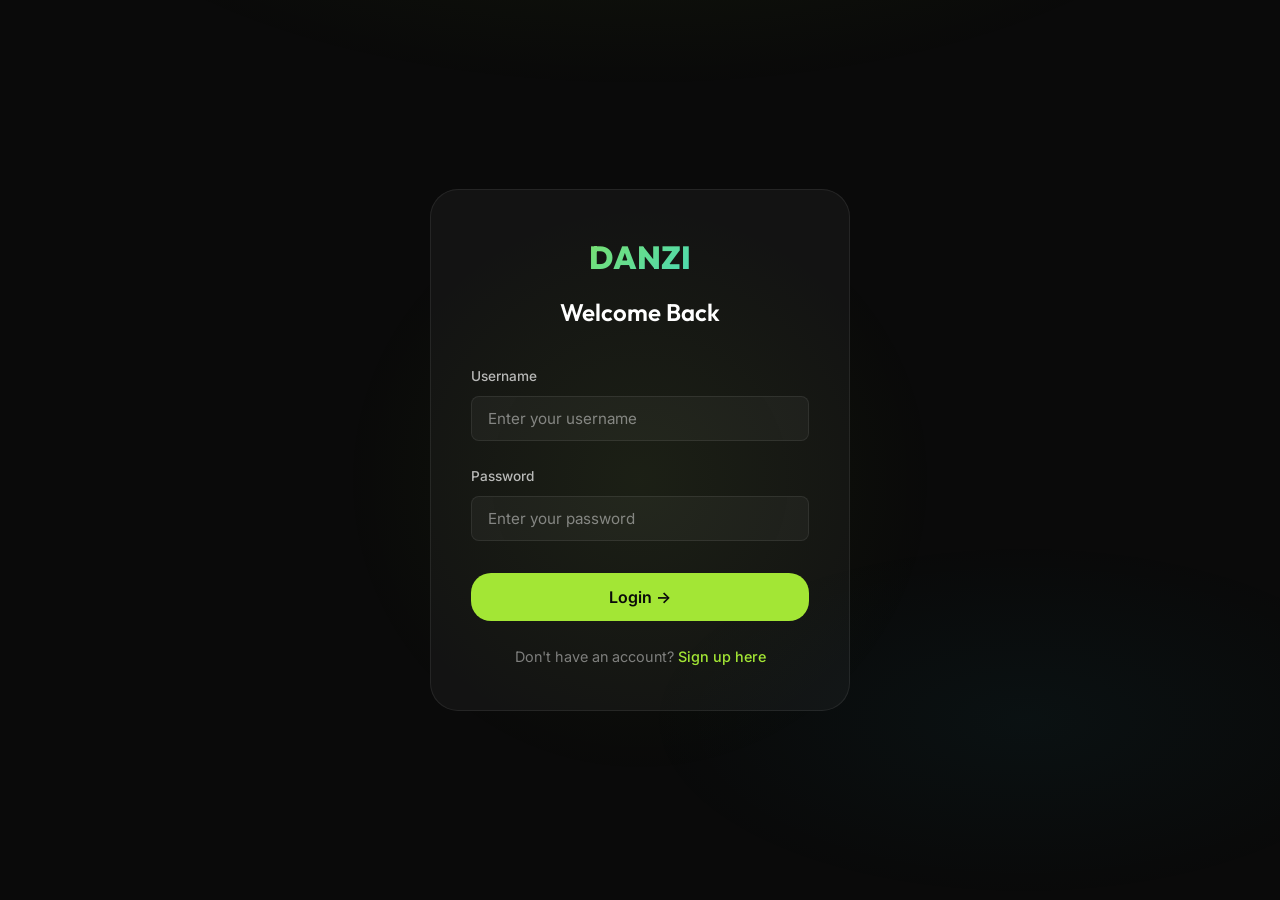
<file: login.html>
<!DOCTYPE html>
<html lang="en">
<head>
    <meta charset="UTF-8">
    <meta name="viewport" content="width=device-width, initial-scale=1.0">
    <meta name="description" content="Login to your Danzi Dance Club account.">
    <title>Login – Danzi Dance Club</title>
    <link rel="stylesheet" href="style.css">
</head>
<body>

    <main class="auth-page">
        <div class="auth-card">
            <div class="auth-brand">DANZI</div>
            <h2>Welcome Back</h2>

            <form action="index.html" id="loginForm" method="get">
                <div class="form-group">
                    <label for="username">Username</label>
                    <input type="text" id="username" name="username" placeholder="Enter your username" required>
                </div>

                <div class="form-group">
                    <label for="password">Password</label>
                    <input type="password" id="password" name="password" placeholder="Enter your password" required>
                </div>

                <button type="submit" class="btn btn-primary btn-large">Login →</button>
            </form>

            <p class="auth-footer">
                Don't have an account? <a href="signup.html">Sign up here</a>
            </p>
        </div>
    </main>

    <script src="script.js"></script>
</body>
</html>
</file>
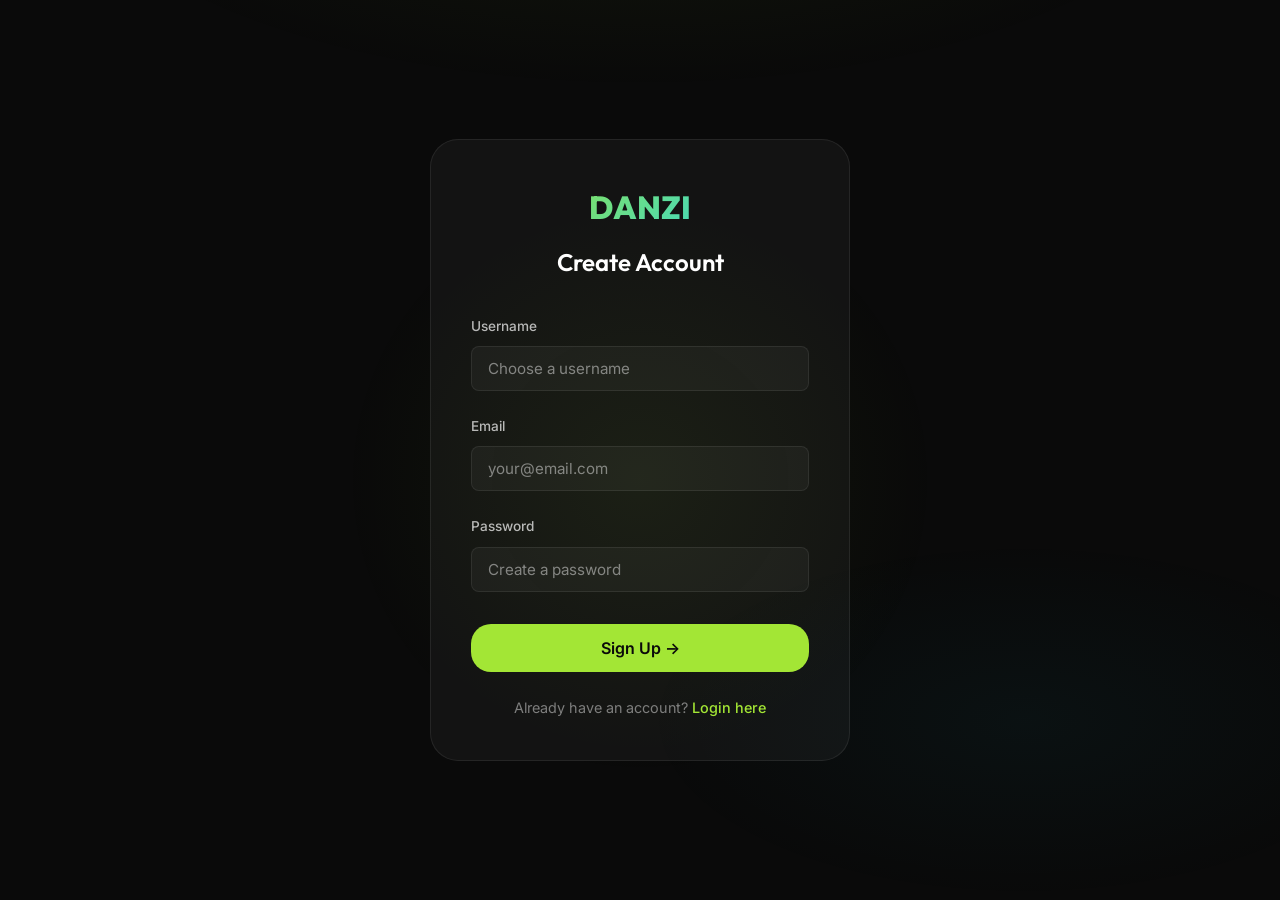
<file: signup.html>
<!DOCTYPE html>
<html lang="en">
<head>
    <meta charset="UTF-8">
    <meta name="viewport" content="width=device-width, initial-scale=1.0">
    <meta name="description" content="Create your Danzi Dance Club account and start your dance journey.">
    <title>Sign Up – Danzi Dance Club</title>
    <link rel="stylesheet" href="style.css">
</head>
<body>

    <main class="auth-page">
        <div class="auth-card">
            <div class="auth-brand">DANZI</div>
            <h2>Create Account</h2>

            <form action="login.html" id="signupForm">
                <div class="form-group">
                    <label for="username">Username</label>
                    <input type="text" id="username" name="username" placeholder="Choose a username" required>
                </div>

                <div class="form-group">
                    <label for="email">Email</label>
                    <input type="email" id="email" name="email" placeholder="your@email.com" required>
                </div>

                <div class="form-group">
                    <label for="password">Password</label>
                    <input type="password" id="password" name="password" placeholder="Create a password" required>
                </div>

                <button type="submit" class="btn btn-primary btn-large">Sign Up →</button>
            </form>

            <p class="auth-footer">
                Already have an account? <a href="login.html">Login here</a>
            </p>
        </div>
    </main>

    <script src="script.js"></script>
</body>
</html>
</file>
<file: style.css>
/* ===== Google Fonts ===== */
@import url('https://fonts.googleapis.com/css2?family=Outfit:wght@300;400;500;600;700;800;900&family=Inter:wght@300;400;500;600;700&display=swap');

/* ===== CSS Custom Properties ===== */
:root {
  --bg-primary: #0a0a0a;
  --bg-secondary: #111111;
  --bg-card: rgba(255, 255, 255, 0.04);
  --bg-glass: rgba(255, 255, 255, 0.06);
  --border-glass: rgba(255, 255, 255, 0.08);
  --text-primary: #ffffff;
  --text-secondary: rgba(255, 255, 255, 0.7);
  --text-muted: rgba(255, 255, 255, 0.45);
  --accent: #a3e635;
  --accent-glow: rgba(163, 230, 53, 0.3);
  --accent-dark: #65a30d;
  --gradient-accent: linear-gradient(135deg, #a3e635 0%, #22d3ee 100%);
  --gradient-hero: linear-gradient(180deg, rgba(163, 230, 53, 0.08) 0%, transparent 60%);
  --shadow-sm: 0 2px 8px rgba(0, 0, 0, 0.3);
  --shadow-md: 0 8px 32px rgba(0, 0, 0, 0.4);
  --shadow-glow: 0 0 30px rgba(163, 230, 53, 0.15);
  --radius-sm: 8px;
  --radius-md: 12px;
  --radius-lg: 20px;
  --radius-xl: 28px;
  --transition-fast: 0.2s cubic-bezier(0.4, 0, 0.2, 1);
  --transition-smooth: 0.4s cubic-bezier(0.4, 0, 0.2, 1);
  --transition-bounce: 0.5s cubic-bezier(0.34, 1.56, 0.64, 1);
  --font-heading: 'Outfit', sans-serif;
  --font-body: 'Inter', sans-serif;
  --nav-height: 72px;
}

/* ===== Reset & Base ===== */
*,
*::before,
*::after {
  margin: 0;
  padding: 0;
  box-sizing: border-box;
}

html {
  scroll-behavior: smooth;
  scrollbar-width: thin;
  scrollbar-color: var(--accent) var(--bg-secondary);
}

body {
  font-family: var(--font-body);
  background-color: var(--bg-primary);
  color: var(--text-primary);
  line-height: 1.7;
  overflow-x: hidden;
  min-height: 100vh;
}

body::before {
  content: '';
  position: fixed;
  top: 0;
  left: 0;
  width: 100%;
  height: 100%;
  background:
    radial-gradient(ellipse 80% 50% at 50% -20%, rgba(163, 230, 53, 0.07) 0%, transparent 60%),
    radial-gradient(ellipse 60% 40% at 80% 80%, rgba(34, 211, 238, 0.04) 0%, transparent 50%);
  pointer-events: none;
  z-index: 0;
}

a {
  text-decoration: none;
  color: inherit;
  transition: color var(--transition-fast);
}

img {
  max-width: 100%;
  height: auto;
  display: block;
}

hr {
  display: none;
}

/* ===== Scrollbar ===== */
::-webkit-scrollbar {
  width: 6px;
}

::-webkit-scrollbar-track {
  background: var(--bg-secondary);
}

::-webkit-scrollbar-thumb {
  background: var(--accent-dark);
  border-radius: 3px;
}

/* ===== Navigation ===== */
.navbar {
  position: fixed;
  top: 0;
  left: 0;
  width: 100%;
  height: var(--nav-height);
  display: flex;
  align-items: center;
  justify-content: space-between;
  padding: 0 clamp(1.5rem, 4vw, 4rem);
  background: rgba(10, 10, 10, 0.8);
  backdrop-filter: blur(20px);
  -webkit-backdrop-filter: blur(20px);
  border-bottom: 1px solid var(--border-glass);
  z-index: 1000;
  transition: background var(--transition-smooth), box-shadow var(--transition-smooth);
}

.navbar.scrolled {
  background: rgba(10, 10, 10, 0.95);
  box-shadow: 0 4px 30px rgba(0, 0, 0, 0.5);
}

.nav-brand {
  font-family: var(--font-heading);
  font-size: 1.75rem;
  font-weight: 800;
  letter-spacing: -0.5px;
  background: var(--gradient-accent);
  -webkit-background-clip: text;
  -webkit-text-fill-color: transparent;
  background-clip: text;
}

.nav-links {
  display: flex;
  align-items: center;
  gap: 0.25rem;
  list-style: none;
}

.nav-links a {
  display: inline-flex;
  align-items: center;
  padding: 0.5rem 1rem;
  font-size: 0.875rem;
  font-weight: 500;
  color: var(--text-secondary);
  border-radius: var(--radius-sm);
  transition: all var(--transition-fast);
  position: relative;
}

.nav-links a:hover,
.nav-links a.active {
  color: var(--text-primary);
  background: var(--bg-glass);
}

.nav-links a.active::after {
  content: '';
  position: absolute;
  bottom: 4px;
  left: 50%;
  transform: translateX(-50%);
  width: 20px;
  height: 2px;
  background: var(--accent);
  border-radius: 1px;
}

.nav-cta {
  display: flex;
  align-items: center;
  gap: 0.75rem;
}

.btn {
  display: inline-flex;
  align-items: center;
  justify-content: center;
  gap: 0.5rem;
  padding: 0.625rem 1.5rem;
  font-family: var(--font-body);
  font-size: 0.875rem;
  font-weight: 600;
  border: none;
  border-radius: var(--radius-md);
  cursor: pointer;
  transition: all var(--transition-fast);
  text-decoration: none;
  white-space: nowrap;
}

.btn-ghost {
  background: transparent;
  color: var(--text-secondary);
  border: 1px solid var(--border-glass);
}

.btn-ghost:hover {
  color: var(--text-primary);
  background: var(--bg-glass);
  border-color: rgba(255, 255, 255, 0.15);
}

.btn-primary {
  background: var(--accent);
  color: #0a0a0a;
}

.btn-primary:hover {
  background: #bef264;
  box-shadow: var(--shadow-glow);
  transform: translateY(-1px);
}

.btn-large {
  padding: 0.875rem 2.25rem;
  font-size: 1rem;
  border-radius: var(--radius-lg);
}

.btn-outline {
  background: transparent;
  color: var(--accent);
  border: 1.5px solid var(--accent);
}

.btn-outline:hover {
  background: rgba(163, 230, 53, 0.1);
  box-shadow: var(--shadow-glow);
}

/* Mobile menu toggle */
.nav-toggle {
  display: none;
  flex-direction: column;
  gap: 5px;
  cursor: pointer;
  padding: 4px;
  z-index: 1001;
}

.nav-toggle span {
  display: block;
  width: 24px;
  height: 2px;
  background: var(--text-primary);
  border-radius: 2px;
  transition: all var(--transition-fast);
}

.nav-toggle.open span:nth-child(1) {
  transform: rotate(45deg) translate(5px, 5px);
}

.nav-toggle.open span:nth-child(2) {
  opacity: 0;
}

.nav-toggle.open span:nth-child(3) {
  transform: rotate(-45deg) translate(5px, -5px);
}

/* ===== Main Content ===== */
main {
  position: relative;
  z-index: 1;
  padding-top: var(--nav-height);
}

.section {
  padding: clamp(3rem, 8vw, 6rem) clamp(1.5rem, 4vw, 4rem);
  max-width: 1200px;
  margin: 0 auto;
}

/* ===== Hero Section ===== */
.hero {
  min-height: calc(100vh - var(--nav-height));
  display: flex;
  align-items: center;
  justify-content: center;
  text-align: center;
  padding: 4rem clamp(1.5rem, 4vw, 4rem);
  position: relative;
  overflow: hidden;
}

.hero::before {
  content: '';
  position: absolute;
  top: -50%;
  left: 50%;
  transform: translateX(-50%);
  width: 800px;
  height: 800px;
  background: radial-gradient(circle, rgba(163, 230, 53, 0.08) 0%, transparent 70%);
  pointer-events: none;
  animation: heroGlow 8s ease-in-out infinite alternate;
}

@keyframes heroGlow {
  0% {
    transform: translateX(-50%) scale(1);
    opacity: 0.6;
  }

  100% {
    transform: translateX(-50%) scale(1.3);
    opacity: 1;
  }
}

.hero-content {
  max-width: 800px;
  position: relative;
  z-index: 1;
}

.hero-badge {
  display: inline-flex;
  align-items: center;
  gap: 0.5rem;
  padding: 0.5rem 1.25rem;
  background: var(--bg-glass);
  border: 1px solid var(--border-glass);
  border-radius: 100px;
  font-size: 0.8rem;
  font-weight: 500;
  color: var(--accent);
  margin-bottom: 2rem;
  animation: fadeInUp 0.8s ease-out;
}

.hero-badge .dot {
  width: 6px;
  height: 6px;
  background: var(--accent);
  border-radius: 50%;
  animation: pulse 2s ease-in-out infinite;
}

@keyframes pulse {

  0%,
  100% {
    opacity: 1;
    transform: scale(1);
  }

  50% {
    opacity: 0.5;
    transform: scale(0.8);
  }
}

.hero h1 {
  font-family: var(--font-heading);
  font-size: clamp(2.5rem, 6vw, 4.5rem);
  font-weight: 800;
  line-height: 1.1;
  letter-spacing: -1.5px;
  margin-bottom: 1.5rem;
  animation: fadeInUp 0.8s ease-out 0.1s both;
}

.hero h1 .highlight {
  background: var(--gradient-accent);
  -webkit-background-clip: text;
  -webkit-text-fill-color: transparent;
  background-clip: text;
}

.hero-subtitle {
  font-size: clamp(1rem, 2vw, 1.2rem);
  color: var(--text-secondary);
  max-width: 600px;
  margin: 0 auto 2.5rem;
  animation: fadeInUp 0.8s ease-out 0.2s both;
}

.hero-actions {
  display: flex;
  align-items: center;
  justify-content: center;
  gap: 1rem;
  flex-wrap: wrap;
  animation: fadeInUp 0.8s ease-out 0.3s both;
}

.hero-image {
  margin-top: 3rem;
  animation: fadeInUp 0.8s ease-out 0.4s both;
}

.hero-image img {
  max-width: 480px;
  margin: 0 auto;
  border-radius: var(--radius-xl);
  border: 1px solid var(--border-glass);
  box-shadow: var(--shadow-md);
}

@keyframes fadeInUp {
  from {
    opacity: 0;
    transform: translateY(30px);
  }

  to {
    opacity: 1;
    transform: translateY(0);
  }
}

/* ===== Section Headers ===== */
.section-header {
  text-align: center;
  margin-bottom: 3.5rem;
}

.section-tag {
  display: inline-flex;
  align-items: center;
  gap: 0.5rem;
  font-size: 0.8rem;
  font-weight: 600;
  color: var(--accent);
  text-transform: uppercase;
  letter-spacing: 2px;
  margin-bottom: 1rem;
}

.section-title {
  font-family: var(--font-heading);
  font-size: clamp(2rem, 4vw, 3rem);
  font-weight: 700;
  letter-spacing: -1px;
  margin-bottom: 1rem;
}

.section-desc {
  font-size: 1.05rem;
  color: var(--text-secondary);
  max-width: 600px;
  margin: 0 auto;
}

/* ===== Cards Grid ===== */
.cards-grid {
  display: grid;
  grid-template-columns: repeat(auto-fit, minmax(300px, 1fr));
  gap: 1.5rem;
}

.card {
  background: var(--bg-card);
  border: 1px solid var(--border-glass);
  border-radius: var(--radius-lg);
  padding: 2rem;
  transition: all var(--transition-smooth);
  position: relative;
  overflow: hidden;
}

.card::before {
  content: '';
  position: absolute;
  top: 0;
  left: 0;
  width: 100%;
  height: 2px;
  background: var(--gradient-accent);
  opacity: 0;
  transition: opacity var(--transition-smooth);
}

.card:hover {
  background: var(--bg-glass);
  border-color: rgba(255, 255, 255, 0.12);
  transform: translateY(-4px);
  box-shadow: var(--shadow-md);
}

.card:hover::before {
  opacity: 1;
}

.card-icon {
  width: 48px;
  height: 48px;
  display: flex;
  align-items: center;
  justify-content: center;
  background: rgba(163, 230, 53, 0.1);
  border-radius: var(--radius-md);
  font-size: 1.5rem;
  margin-bottom: 1.25rem;
}

.card h3 {
  font-family: var(--font-heading);
  font-size: 1.25rem;
  font-weight: 600;
  margin-bottom: 0.75rem;
}

.card p {
  font-size: 0.925rem;
  color: var(--text-secondary);
  line-height: 1.7;
}

/* ===== Events ===== */
.event-card {
  display: flex;
  align-items: flex-start;
  gap: 1.5rem;
  background: var(--bg-card);
  border: 1px solid var(--border-glass);
  border-radius: var(--radius-lg);
  padding: 1.75rem;
  transition: all var(--transition-smooth);
  margin-bottom: 1rem;
}

.event-card:hover {
  background: var(--bg-glass);
  border-color: rgba(255, 255, 255, 0.12);
  transform: translateX(6px);
}

.event-date {
  flex-shrink: 0;
  width: 64px;
  height: 72px;
  display: flex;
  flex-direction: column;
  align-items: center;
  justify-content: center;
  background: rgba(163, 230, 53, 0.1);
  border: 1px solid rgba(163, 230, 53, 0.2);
  border-radius: var(--radius-md);
}

.event-date .day {
  font-family: var(--font-heading);
  font-size: 1.5rem;
  font-weight: 700;
  color: var(--accent);
  line-height: 1;
}

.event-date .month {
  font-size: 0.7rem;
  font-weight: 600;
  text-transform: uppercase;
  letter-spacing: 1px;
  color: var(--text-secondary);
}

.event-info h3 {
  font-family: var(--font-heading);
  font-size: 1.15rem;
  font-weight: 600;
  margin-bottom: 0.5rem;
}

.event-meta {
  display: flex;
  flex-wrap: wrap;
  gap: 1rem;
  font-size: 0.85rem;
  color: var(--text-muted);
}

.event-meta span {
  display: inline-flex;
  align-items: center;
  gap: 0.35rem;
}

/* ===== Workshop Tags ===== */
.workshop-tags {
  display: flex;
  flex-wrap: wrap;
  gap: 0.75rem;
  margin-top: 2rem;
}

.workshop-tag {
  padding: 0.625rem 1.25rem;
  background: var(--bg-glass);
  border: 1px solid var(--border-glass);
  border-radius: 100px;
  font-size: 0.85rem;
  font-weight: 500;
  color: var(--text-secondary);
  transition: all var(--transition-fast);
}

.workshop-tag:hover {
  color: var(--accent);
  border-color: rgba(163, 230, 53, 0.3);
  background: rgba(163, 230, 53, 0.06);
}

/* ===== Contact Info ===== */
.contact-grid {
  display: grid;
  grid-template-columns: repeat(auto-fit, minmax(280px, 1fr));
  gap: 2rem;
}

.contact-info-card {
  background: var(--bg-card);
  border: 1px solid var(--border-glass);
  border-radius: var(--radius-lg);
  padding: 2rem;
}

.contact-info-card h3 {
  font-family: var(--font-heading);
  font-size: 1.1rem;
  font-weight: 600;
  margin-bottom: 1.25rem;
  color: var(--accent);
}

.contact-item {
  display: flex;
  align-items: flex-start;
  gap: 0.75rem;
  margin-bottom: 1rem;
  font-size: 0.925rem;
  color: var(--text-secondary);
}

.contact-item .icon {
  font-size: 1.1rem;
  flex-shrink: 0;
  margin-top: 2px;
}

.contact-item strong {
  color: var(--text-primary);
  font-weight: 500;
}

.hours-list {
  list-style: none;
}

.hours-list li {
  display: flex;
  justify-content: space-between;
  padding: 0.5rem 0;
  border-bottom: 1px solid var(--border-glass);
  font-size: 0.9rem;
  color: var(--text-secondary);
}

.hours-list li:last-child {
  border-bottom: none;
}

.hours-list li .day-name {
  font-weight: 500;
  color: var(--text-primary);
}

.hours-list li .closed {
  color: #ef4444;
}

/* ===== Forms ===== */
.form-container {
  max-width: 600px;
  margin: 0 auto;
}

.form-card {
  background: var(--bg-card);
  border: 1px solid var(--border-glass);
  border-radius: var(--radius-xl);
  padding: clamp(2rem, 4vw, 3rem);
}

.form-group {
  margin-bottom: 1.5rem;
}

.form-group label {
  display: block;
  font-size: 0.85rem;
  font-weight: 500;
  color: var(--text-secondary);
  margin-bottom: 0.5rem;
}

.form-group input,
.form-group select,
.form-group textarea {
  width: 100%;
  padding: 0.75rem 1rem;
  background: rgba(255, 255, 255, 0.04);
  border: 1px solid var(--border-glass);
  border-radius: var(--radius-sm);
  color: var(--text-primary);
  font-family: var(--font-body);
  font-size: 0.95rem;
  transition: all var(--transition-fast);
  outline: none;
}

.form-group input:focus,
.form-group select:focus,
.form-group textarea:focus {
  border-color: var(--accent);
  box-shadow: 0 0 0 3px var(--accent-glow);
  background: rgba(255, 255, 255, 0.06);
}

.form-group input::placeholder,
.form-group textarea::placeholder {
  color: var(--text-muted);
}

.form-group select option {
  background: var(--bg-secondary);
  color: var(--text-primary);
}

.form-row {
  display: grid;
  grid-template-columns: 1fr 1fr;
  gap: 1rem;
}

.radio-group {
  display: flex;
  gap: 1.5rem;
  margin-top: 0.5rem;
}

.radio-group label {
  display: inline-flex;
  align-items: center;
  gap: 0.5rem;
  cursor: pointer;
  font-size: 0.95rem;
  color: var(--text-secondary);
}

.radio-group input[type="radio"] {
  width: 18px;
  height: 18px;
  accent-color: var(--accent);
}

.form-actions {
  display: flex;
  gap: 1rem;
  margin-top: 2rem;
}

/* ===== Auth Pages (Login / Signup) ===== */
.auth-page {
  min-height: 100vh;
  display: flex;
  align-items: center;
  justify-content: center;
  padding: 2rem;
  position: relative;
}

.auth-page::before {
  content: '';
  position: absolute;
  top: 20%;
  left: 50%;
  transform: translateX(-50%);
  width: 600px;
  height: 600px;
  background: radial-gradient(circle, rgba(163, 230, 53, 0.06) 0%, transparent 70%);
  pointer-events: none;
}

.auth-card {
  width: 100%;
  max-width: 420px;
  background: var(--bg-card);
  border: 1px solid var(--border-glass);
  border-radius: var(--radius-xl);
  padding: 2.5rem;
  text-align: center;
  position: relative;
  z-index: 1;
  animation: fadeInUp 0.6s ease-out;
}

.auth-card .auth-brand {
  font-family: var(--font-heading);
  font-size: 2rem;
  font-weight: 800;
  background: var(--gradient-accent);
  -webkit-background-clip: text;
  -webkit-text-fill-color: transparent;
  background-clip: text;
  margin-bottom: 0.5rem;
}

.auth-card h2 {
  font-family: var(--font-heading);
  font-size: 1.5rem;
  font-weight: 600;
  margin-bottom: 2rem;
}

.auth-card .form-group {
  text-align: left;
}

.auth-card .form-group input {
  text-align: left;
}

.auth-card .btn-primary {
  width: 100%;
  margin-top: 0.5rem;
}

.auth-footer {
  margin-top: 1.5rem;
  font-size: 0.9rem;
  color: var(--text-muted);
}

.auth-footer a {
  color: var(--accent);
  font-weight: 500;
}

.auth-footer a:hover {
  text-decoration: underline;
}

/* ===== Footer ===== */
.site-footer {
  background: var(--bg-secondary);
  border-top: 1px solid var(--border-glass);
  padding: 3rem clamp(1.5rem, 4vw, 4rem) 1.5rem;
  margin-top: 4rem;
}

.footer-content {
  max-width: 1200px;
  margin: 0 auto;
  display: flex;
  flex-wrap: wrap;
  justify-content: space-between;
  align-items: flex-start;
  gap: 2rem;
  margin-bottom: 2rem;
}

.footer-brand {
  font-family: var(--font-heading);
  font-size: 1.5rem;
  font-weight: 800;
  background: var(--gradient-accent);
  -webkit-background-clip: text;
  -webkit-text-fill-color: transparent;
  background-clip: text;
  margin-bottom: 0.5rem;
}

.footer-tagline {
  font-size: 0.9rem;
  color: var(--text-muted);
  max-width: 300px;
}

.footer-links {
  display: flex;
  gap: 3rem;
}

.footer-links-col h4 {
  font-family: var(--font-heading);
  font-size: 0.85rem;
  font-weight: 600;
  text-transform: uppercase;
  letter-spacing: 1px;
  color: var(--text-secondary);
  margin-bottom: 1rem;
}

.footer-links-col a {
  display: block;
  font-size: 0.875rem;
  color: var(--text-muted);
  padding: 0.25rem 0;
  transition: color var(--transition-fast);
}

.footer-links-col a:hover {
  color: var(--accent);
}

.footer-bottom {
  max-width: 1200px;
  margin: 0 auto;
  padding-top: 1.5rem;
  border-top: 1px solid var(--border-glass);
  display: flex;
  justify-content: space-between;
  align-items: center;
  font-size: 0.8rem;
  color: var(--text-muted);
}

.footer-bottom .tagline-quote {
  font-style: italic;
  color: var(--text-secondary);
}

/* ===== Scroll Reveal Animation ===== */
.reveal {
  opacity: 0;
  transform: translateY(40px);
  transition: opacity 0.7s ease-out, transform 0.7s ease-out;
}

.reveal.visible {
  opacity: 1;
  transform: translateY(0);
}

/* Stagger children */
.stagger-children>* {
  opacity: 0;
  transform: translateY(20px);
  transition: opacity 0.5s ease-out, transform 0.5s ease-out;
}

.stagger-children.visible>*:nth-child(1) {
  transition-delay: 0s;
}

.stagger-children.visible>*:nth-child(2) {
  transition-delay: 0.1s;
}

.stagger-children.visible>*:nth-child(3) {
  transition-delay: 0.2s;
}

.stagger-children.visible>*:nth-child(4) {
  transition-delay: 0.3s;
}

.stagger-children.visible>*:nth-child(5) {
  transition-delay: 0.4s;
}

.stagger-children.visible>*:nth-child(6) {
  transition-delay: 0.5s;
}

.stagger-children.visible>* {
  opacity: 1;
  transform: translateY(0);
}

/* ===== About Page Specifics ===== */
.about-hero {
  text-align: center;
  padding-bottom: 2rem;
}

.about-hero .tagline {
  font-family: var(--font-heading);
  font-size: 1.3rem;
  font-weight: 600;
  color: var(--accent);
  margin-bottom: 0.25rem;
}

.about-hero .sub-tagline {
  font-size: 1rem;
  color: var(--text-muted);
  letter-spacing: 2px;
  text-transform: uppercase;
  margin-bottom: 2rem;
}

/* ===== Responsive ===== */
@media (max-width: 768px) {
  .nav-links {
    position: fixed;
    top: 0;
    right: -100%;
    width: 280px;
    height: 100vh;
    flex-direction: column;
    align-items: flex-start;
    padding: calc(var(--nav-height) + 2rem) 2rem 2rem;
    background: rgba(17, 17, 17, 0.98);
    backdrop-filter: blur(20px);
    border-left: 1px solid var(--border-glass);
    transition: right var(--transition-smooth);
    gap: 0.25rem;
  }

  .nav-links.open {
    right: 0;
  }

  .nav-links a {
    width: 100%;
    padding: 0.75rem 1rem;
  }

  .nav-cta {
    display: none;
  }

  .nav-toggle {
    display: flex;
  }

  .form-row {
    grid-template-columns: 1fr;
  }

  .footer-content {
    flex-direction: column;
  }

  .footer-links {
    flex-direction: column;
    gap: 1.5rem;
  }

  .footer-bottom {
    flex-direction: column;
    gap: 0.5rem;
    text-align: center;
  }

  .event-card {
    flex-direction: column;
  }

  .contact-grid {
    grid-template-columns: 1fr;
  }

  .hero-actions {
    flex-direction: column;
    width: 100%;
  }

  .hero-actions .btn {
    width: 100%;
  }
}
</file>
